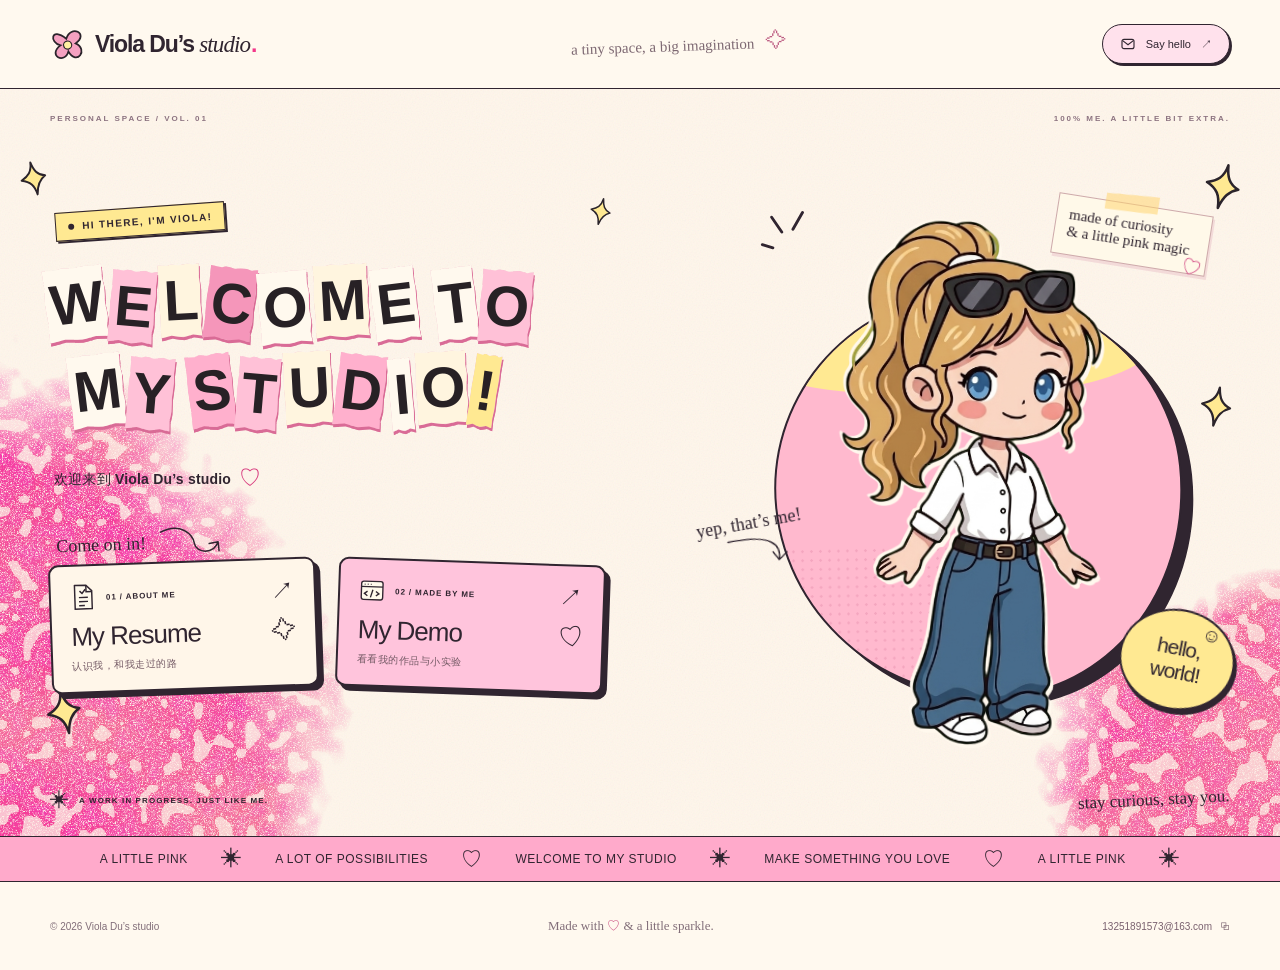
<file: index.html>
<!doctype html>
<html lang="zh-CN">
<head>
  <meta charset="UTF-8"><meta name="viewport" content="width=device-width, initial-scale=1"><meta name="theme-color" content="#ffb4cf">
  <meta name="description" content="Welcome to Viola Du’s studio. 认识 Viola Du，查看个人简历与研究经历。">
  <title>Viola Du’s studio — Welcome to my little world</title>
  <link rel="icon" type="image/svg+xml" href="assets/favicon.svg"><link rel="preload" as="image" href="assets/viola-character.png">
  <link rel="stylesheet" href="styles.css?v=studio-4"><script src="content.js?v=studio-5" defer></script><script src="script.js?v=studio-2" defer></script>
</head>
<body class="home-page">
  <a class="skip-link" href="#main">跳到主要内容</a>
  <svg class="svg-definitions" aria-hidden="true"><defs><symbol id="sparkle" viewBox="0 0 60 76"><path d="M31 4C29 24 20 31 5 37c17 6 24 15 26 35 4-20 11-29 24-35C39 32 34 22 31 4Z" fill="currentColor" stroke="#2b242b" stroke-width="4" stroke-linejoin="round"/></symbol><symbol id="flower" viewBox="0 0 60 60"><path d="M30 20C8-7 0 21 18 29-8 41 18 63 29 42c9 28 35 4 15-11C71 19 42-3 30 20Z" fill="currentColor" stroke="#2b242b" stroke-width="3"/><circle cx="30" cy="31" r="7" fill="#fff0a1" stroke="#2b242b" stroke-width="2"/></symbol></defs></svg>
  <header class="site-header"><div class="header-inner shell">
    <a class="brand" href="index.html" aria-label="Viola Du’s studio 首页"><svg class="brand-flower" viewBox="0 0 60 60" aria-hidden="true"><use href="#flower"/></svg><span>Viola Du<span class="brand-apostrophe">’s</span> <em>studio</em><span class="brand-period">.</span></span></a>
    <span class="header-note">a tiny space, a big imagination <span aria-hidden="true">✧</span></span>
    <a class="hello-link" href="mailto:13251891573@163.com" data-email-link><svg viewBox="0 0 24 24" fill="none" stroke="currentColor" stroke-width="1.7" aria-hidden="true"><rect x="3" y="5" width="18" height="14" rx="3"/><path d="m4 7 8 6 8-6"/></svg><span>Say hello</span><span aria-hidden="true">↗</span></a>
  </div></header>
  <main id="main" class="home-main">
    <section class="welcome-scene" aria-labelledby="welcome-title">
      <div class="paper-grain" aria-hidden="true"></div>
      <div class="scene-topline shell" aria-hidden="true"><span>PERSONAL SPACE / VOL. 01</span><span>100% ME. A LITTLE BIT EXTRA.</span></div>
      <svg class="scene-star scene-star-one" aria-hidden="true"><use href="#sparkle"/></svg><svg class="scene-star scene-star-two" aria-hidden="true"><use href="#sparkle"/></svg><svg class="scene-star scene-star-three" aria-hidden="true"><use href="#sparkle"/></svg><svg class="scene-star scene-star-four" aria-hidden="true"><use href="#sparkle"/></svg>
      <div class="welcome-grid shell">
        <div class="welcome-copy">
          <span class="intro-sticker"><span class="status-dot" aria-hidden="true"></span> HI THERE, I'M VIOLA!</span>
          <h1 id="welcome-title" class="cutout-title" aria-label="Welcome to my studio!">
            <span class="cutout-line" aria-hidden="true"><span class="cutout-word"><i>W</i><i>E</i><i>L</i><i>C</i><i>O</i><i>M</i><i>E</i></span><span class="cutout-word"><i>T</i><i>O</i></span></span>
            <span class="cutout-line line-two" aria-hidden="true"><span class="cutout-word"><i>M</i><i>Y</i></span><span class="cutout-word"><i>S</i><i>T</i><i>U</i><i>D</i><i>I</i><i>O</i><i>!</i></span></span>
          </h1>
          <div class="welcome-description"><p>欢迎来到 <strong>Viola Du’s studio</strong> <span aria-hidden="true">♡</span></p></div>
          <div class="choose-caption"><span>Come on in!</span><svg viewBox="0 0 94 40" aria-hidden="true"><path d="M4 9c26-15 44 0 47 13s27 14 32-4m0 0-12 3m12-3 2 12"/></svg></div>
          <div class="entry-options" aria-label="选择你想探索的内容">
            <a class="entry-card resume-entry" href="resume.html"><div class="entry-top"><svg viewBox="0 0 32 34" fill="none" stroke="currentColor" stroke-width="1.8" aria-hidden="true"><path d="M6 2h14l7 7v22H6Z" fill="#fff9ec"/><path d="M20 2v8h7M11 17h11M11 22h11M11 27h7"/><path d="m12 9 3 3 4-5"/></svg><span>01 / ABOUT ME</span><span class="entry-arrow" aria-hidden="true">↗</span></div><span class="entry-title">My Resume<span aria-hidden="true">✧</span></span><span class="entry-description">认识我，和我走过的路</span></a>
            <a class="entry-card demo-entry" href="demo.html"><div class="entry-top"><svg viewBox="0 0 34 34" fill="none" stroke="currentColor" stroke-width="1.8" aria-hidden="true"><rect x="3" y="5" width="28" height="24" rx="3" fill="#fff9ec"/><path d="M3 12h28M7 9h1m3 0h1m3 0h1m-5 9-4 3 4 3m11-6 4 3-4 3m-7 2 3-10"/></svg><span>02 / MADE BY ME</span><span class="entry-arrow" aria-hidden="true">↗</span></div><span class="entry-title">My Demo<span aria-hidden="true">♡</span></span><span class="entry-description">看看我的作品与小实验</span></a>
          </div>
        </div>
        <div class="character-scene" role="img" aria-label="Viola 的卡通形象：金发、头戴墨镜，穿白衬衫和蓝色牛仔裤的小女孩">
          <div class="character-orbit" aria-hidden="true"><div class="orbit-yellow"></div><div class="orbit-dots"></div></div>
          <div class="little-label" aria-hidden="true">made of curiosity<br><span>& a little pink magic</span><span class="label-heart">♡</span></div>
          <svg class="character-rays" viewBox="0 0 78 72" aria-hidden="true"><path d="m12 37 12 6M29 6l9 20M67 7 52 25"/></svg>
          <img class="viola-character" src="assets/viola-character.png" width="498" height="970" alt="" fetchpriority="high">
          <div class="character-name" aria-hidden="true">yep, that’s me!<svg viewBox="0 0 99 47"><path d="M95 37c-58 12-69-4-66-22m0 0-10 10m10-10 8 10"/></svg></div>
          <div class="hello-sticker" aria-hidden="true">hello,<br><em>world!</em><span>☺</span></div>
          <svg class="character-star" aria-hidden="true"><use href="#sparkle"/></svg>
        </div>
      </div>
      <div class="scene-bottomline shell"><span><span class="mini-star" aria-hidden="true">✳</span> A WORK IN PROGRESS. JUST LIKE ME.</span><span class="bottom-scribble">stay curious, stay you.</span></div>
    </section>
    <div class="ticker" aria-hidden="true"><div><span>A LITTLE PINK</span><span>✳</span><span>A LOT OF POSSIBILITIES</span><span>♡</span><span>WELCOME TO MY STUDIO</span><span>✳</span><span>MAKE SOMETHING YOU LOVE</span><span>♡</span><span>A LITTLE PINK</span><span>✳</span></div></div>
  </main>
  <footer class="site-footer shell"><span>© <span data-year>2026</span> Viola Du’s studio</span><span class="footer-love">Made with <span aria-hidden="true">♡</span> & a little sparkle.</span><button class="email-copy" type="button" data-copy-email aria-label="复制邮箱 13251891573@163.com"><span data-email>13251891573@163.com</span><span aria-hidden="true">⧉</span></button></footer>
  <div class="toast" id="toast" role="status" aria-live="polite"></div>
</body>
</html>
</file>
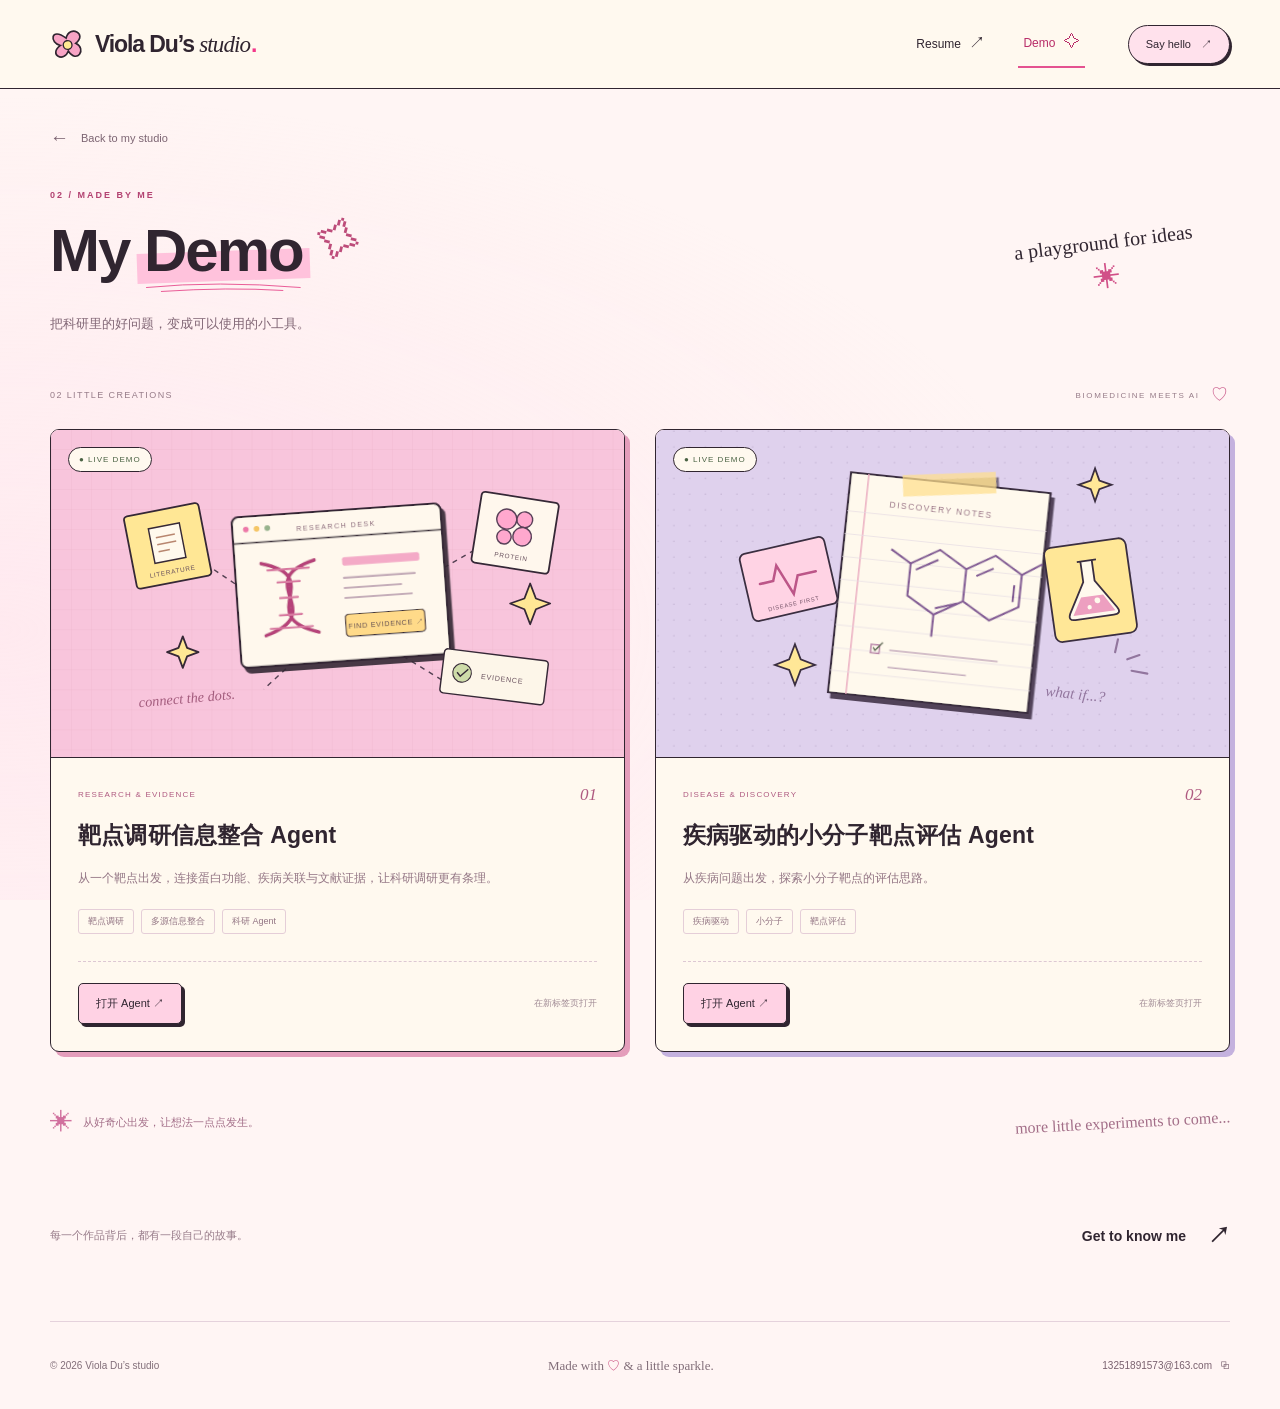
<file: demo.html>
<!doctype html><html lang="zh-CN"><head><meta charset="UTF-8"><meta name="viewport" content="width=device-width, initial-scale=1"><meta name="theme-color" content="#ffb4cf"><meta name="description" content="Viola Du 的科研 Agent 作品：靶点调研信息整合与疾病驱动的小分子靶点评估。"><title>My Demo — Viola Du’s studio</title><link rel="icon" type="image/svg+xml" href="assets/favicon.svg"><link rel="stylesheet" href="styles.css?v=studio-4"><script src="content.js?v=agent-20261014" defer></script><script src="script.js?v=studio-2" defer></script></head>
<body class="inner-page demo-page"><a class="skip-link" href="#main">跳到主要内容</a>
<header class="site-header"><div class="header-inner shell"><a class="brand" href="index.html"><img class="brand-flower" src="assets/favicon.svg" width="34" height="34" alt=""><span>Viola Du<span class="brand-apostrophe">’s</span> <em>studio</em><span class="brand-period">.</span></span></a><nav class="page-nav" aria-label="主导航"><a href="resume.html">Resume <span>↗</span></a><a href="demo.html" aria-current="page">Demo <span>✧</span></a></nav><a class="hello-link" href="mailto:13251891573@163.com" data-email-link><span>Say hello</span><span aria-hidden="true">↗</span></a></div></header>
<main id="main" class="inner-main shell"><a class="back-link" href="index.html"><span aria-hidden="true">←</span> Back to my studio</a>
<div class="inner-heading"><div><span class="eyebrow">02 / MADE BY ME</span><h1>My <span class="pink-highlight">Demo<svg viewBox="0 0 320 22" aria-hidden="true"><path d="M5 12Q148-2 315 12M35 20Q170 11 280 18"/></svg></span><span class="title-star" aria-hidden="true">✧</span></h1><p>把科研里的好问题，变成可以使用的小工具。</p></div><span class="heading-note" aria-hidden="true">a playground for ideas <span>✳</span></span></div>
<div class="demo-toolbar"><span>02 LITTLE CREATIONS</span><span class="demo-toolbar-note">BIOMEDICINE MEETS AI <span aria-hidden="true">♡</span></span></div>
<div id="demo-grid" class="demo-grid"><noscript><article class="demo-card"><div class="demo-card-copy"><h2>靶点调研信息整合 Agent</h2><a class="small-button" href="https://udify.app/chat/OmVkV2a1NfGbL4Wp" target="_blank" rel="noopener noreferrer">打开 Agent ↗</a></div></article><article class="demo-card"><div class="demo-card-copy"><h2>疾病驱动的小分子靶点评估 Agent</h2><a class="small-button" href="https://udify.app/workflow/gp3H3zmPsYISUdku" target="_blank" rel="noopener noreferrer">打开 Agent ↗</a></div></article></noscript></div>
<div class="demo-note"><span aria-hidden="true">✳</span><p>从好奇心出发，让想法一点点发生。</p><span class="demo-note-hand" aria-hidden="true">more little experiments to come...</span></div>
<a class="next-page-link" href="resume.html"><span>每一个作品背后，都有一段自己的故事。</span><strong>Get to know me <span aria-hidden="true">↗</span></strong></a></main>
<footer class="site-footer shell"><span>© <span data-year>2026</span> Viola Du’s studio</span><span class="footer-love">Made with <span aria-hidden="true">♡</span> & a little sparkle.</span><button class="email-copy" type="button" data-copy-email aria-label="复制邮箱 13251891573@163.com"><span data-email>13251891573@163.com</span><span aria-hidden="true">⧉</span></button></footer><div class="toast" id="toast" role="status" aria-live="polite"></div></body></html>
</file>
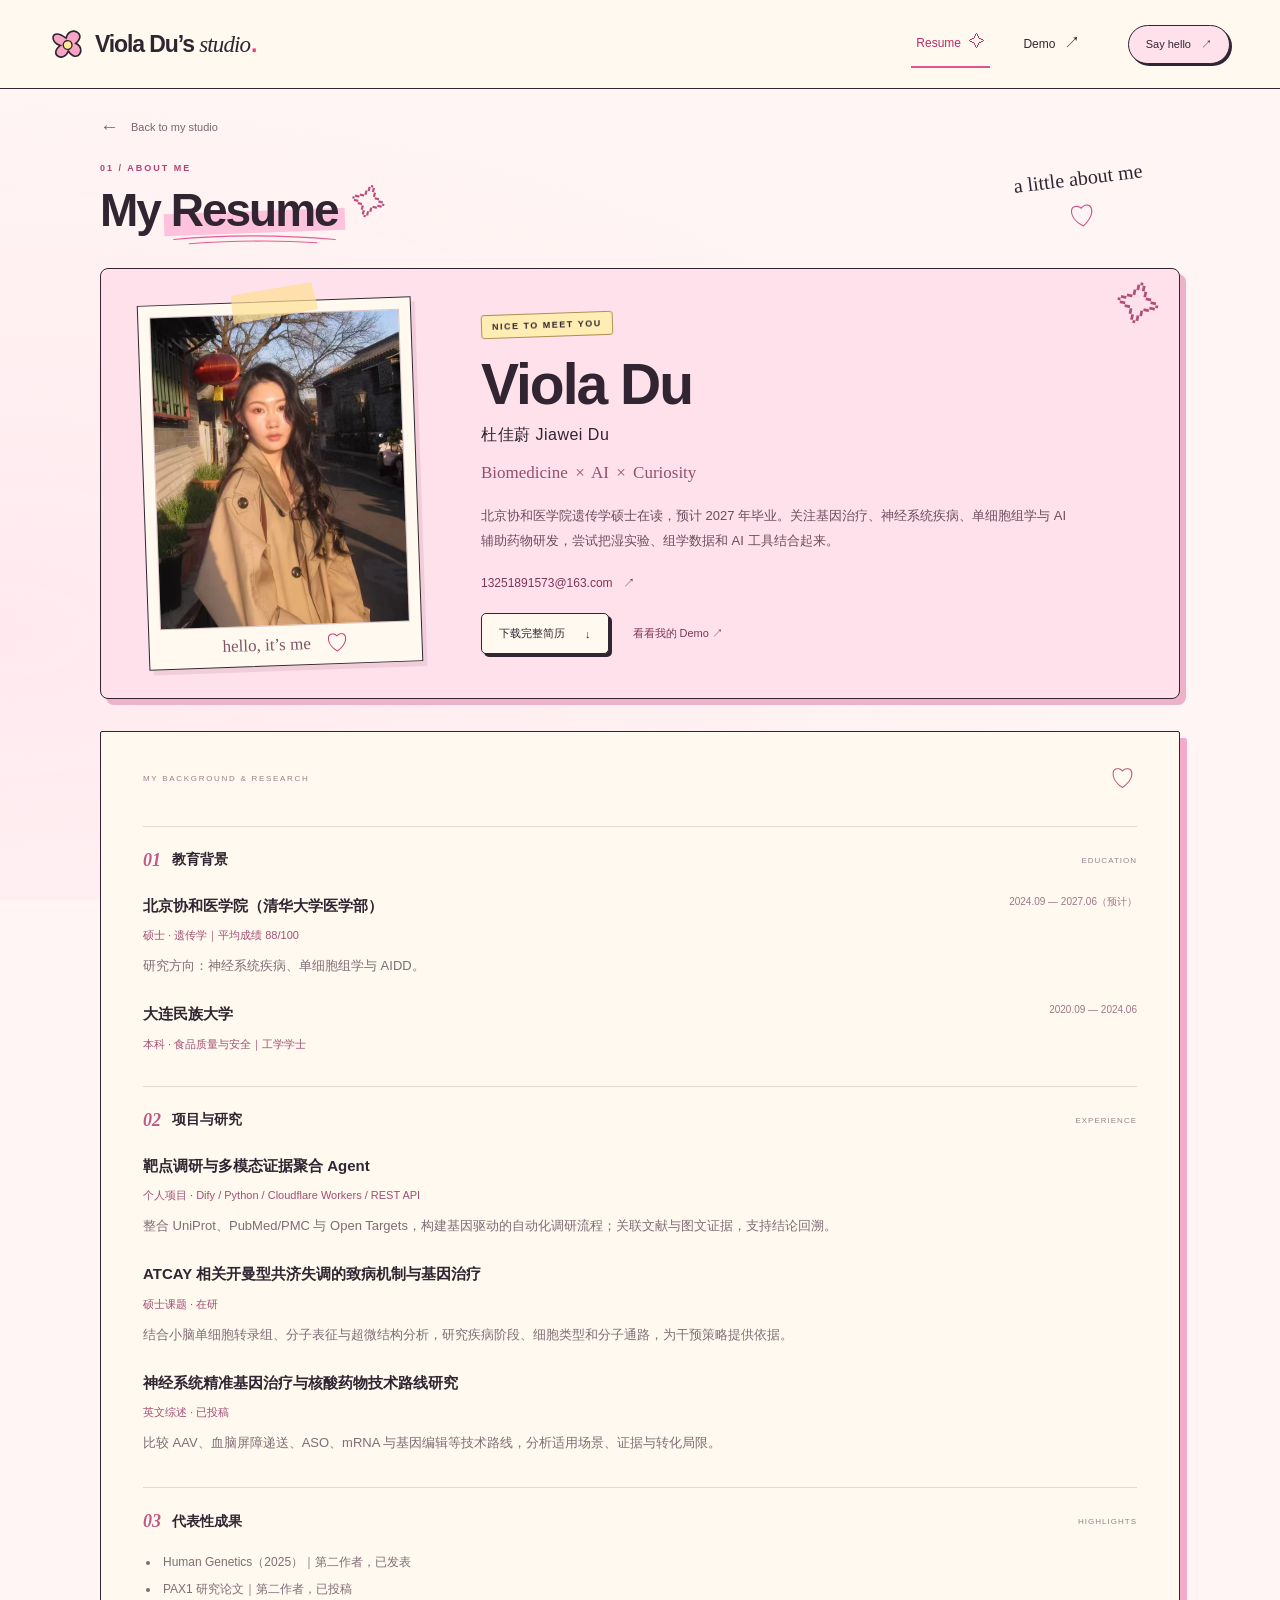
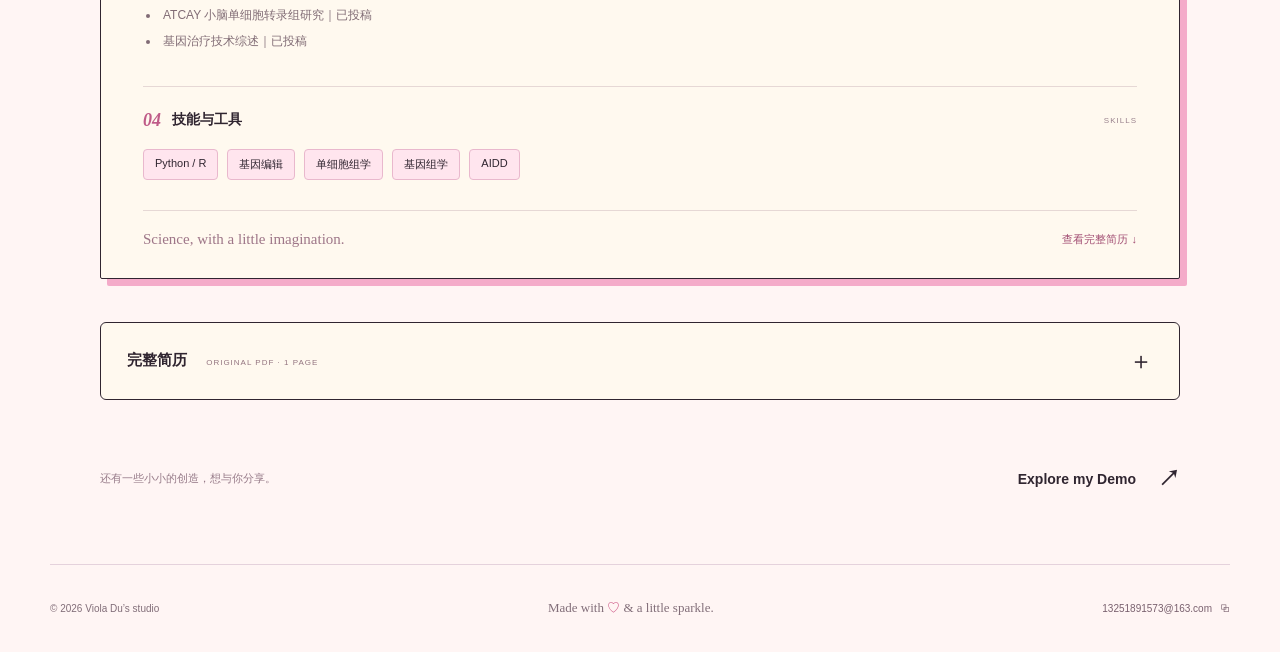
<file: resume.html>
<!doctype html><html lang="zh-CN"><head><meta charset="UTF-8"><meta name="viewport" content="width=device-width, initial-scale=1"><meta name="theme-color" content="#ffb4cf"><meta name="description" content="Viola Du 杜佳蔚的个人简历。北京协和医学院遗传学硕士在读，关注基因治疗、神经系统疾病与 AI 辅助药物研发。"><title>My Resume — Viola Du’s studio</title><link rel="icon" type="image/svg+xml" href="assets/favicon.svg"><link rel="stylesheet" href="styles.css?v=studio-4"><link rel="stylesheet" href="resume.css?v=portrait-1"><link rel="preload" as="image" href="assets/viola-portrait.webp"><script src="content.js?v=studio-7" defer></script><script src="script.js?v=studio-2" defer></script></head>
<body class="inner-page resume-page"><a class="skip-link" href="#main">跳到主要内容</a>
<header class="site-header"><div class="header-inner shell"><a class="brand" href="index.html"><img class="brand-flower" src="assets/favicon.svg" width="34" height="34" alt=""><span>Viola Du<span class="brand-apostrophe">’s</span> <em>studio</em><span class="brand-period">.</span></span></a><nav class="page-nav" aria-label="主导航"><a href="resume.html" aria-current="page">Resume <span>✧</span></a><a href="demo.html">Demo <span>↗</span></a></nav><a class="hello-link" href="mailto:13251891573@163.com" data-email-link><span>Say hello</span><span aria-hidden="true">↗</span></a></div></header>
<main id="main" class="inner-main shell">
<a class="back-link" href="index.html"><span aria-hidden="true">←</span> Back to my studio</a>
<div class="inner-heading"><div><span class="eyebrow">01 / ABOUT ME</span><h1>My <span class="pink-highlight">Resume<svg viewBox="0 0 320 22" aria-hidden="true"><path d="M5 12Q148-2 315 12M35 20Q170 11 280 18"/></svg></span><span class="title-star" aria-hidden="true">✧</span></h1></div><span class="heading-note" aria-hidden="true">a little about me <span>♡</span></span></div>
<section class="resume-profile" aria-labelledby="profile-name">
  <figure class="resume-photo">
    <span class="tape" aria-hidden="true"></span>
    <img src="assets/viola-portrait.webp" alt="Viola Du 身穿棕色风衣，在阳光下的街巷中" width="680" height="850" loading="eager" fetchpriority="high">
    <figcaption>hello, it’s me <span aria-hidden="true">♡</span></figcaption>
  </figure>
  <div class="resume-profile-copy">
    <span class="profile-greeting">NICE TO MEET YOU</span>
    <h2 id="profile-name" data-name>Viola Du</h2>
    <p id="resume-headline" class="profile-real-name">杜佳蔚 Jiawei Du</p>
    <p class="profile-research-line">Biomedicine <span aria-hidden="true">×</span> AI <span aria-hidden="true">×</span> Curiosity</p>
    <p class="resume-introduction" id="resume-introduction">北京协和医学院遗传学硕士在读，预计 2027 年毕业。关注基因治疗、神经系统疾病、单细胞组学与 AI 辅助药物研发，尝试把湿实验、组学数据和 AI 工具结合起来。</p>
    <a data-email-link href="mailto:13251891573@163.com" class="resume-contact"><span data-email>13251891573@163.com</span><span aria-hidden="true">↗</span></a>
    <div class="resume-profile-actions">
      <a class="small-button profile-download" href="assets/viola-du-resume.pdf" download="Viola-Du-Resume.pdf">下载完整简历 <span aria-hidden="true">↓</span></a>
      <a href="demo.html" class="text-link">看看我的 Demo <span aria-hidden="true">↗</span></a>
    </div>
  </div>
  <span class="profile-sparkle" aria-hidden="true">✧</span>
</section>
<div class="resume-layout">
<article class="resume-paper"><div class="paper-top"><span>MY BACKGROUND &amp; RESEARCH</span><span aria-hidden="true">♡</span></div><h2 class="sr-only">教育与研究经历</h2><div class="resume-section"><h3><span aria-hidden="true">01</span> 教育背景 <small>EDUCATION</small></h3><div id="education-list"></div></div><div class="resume-section"><h3><span aria-hidden="true">02</span> 项目与研究 <small>EXPERIENCE</small></h3><div id="experience-list"></div></div><div class="resume-section"><h3><span aria-hidden="true">03</span> 代表性成果 <small>HIGHLIGHTS</small></h3><ul id="highlights-list" class="highlights-list"></ul></div><div class="resume-section"><h3><span aria-hidden="true">04</span> 技能与工具 <small>SKILLS</small></h3><div id="skills-list" class="skill-tags"></div></div><div class="resume-bottom"><span>Science, with a little imagination.</span><a href="#full-resume" class="text-link">查看完整简历 ↓</a></div></article>
</div>
<details class="pdf-panel" id="full-resume"><summary><span>完整简历 <small>ORIGINAL PDF · 1 PAGE</small></span><span class="pdf-expand" aria-hidden="true">＋</span></summary><div class="pdf-actions"><span>点击预览可在新标签页查看原版 PDF。</span><a href="assets/viola-du-resume.pdf" target="_blank" rel="noopener" class="small-button">打开 PDF ↗</a><a href="assets/viola-du-resume.pdf" download="Viola-Du-Resume.pdf" class="small-button">下载 ↓</a></div><a class="pdf-preview-link" href="assets/viola-du-resume.pdf" target="_blank" rel="noopener" aria-label="在新标签页打开完整简历 PDF"><img src="assets/resume-preview.png" alt="杜佳蔚的一页完整简历，包含个人优势、教育背景、代表性成果、项目经历和综合技能；可打开原版 PDF 阅读" loading="lazy"></a></details>
<a class="next-page-link" href="demo.html"><span>还有一些小小的创造，想与你分享。</span><strong>Explore my Demo <span aria-hidden="true">↗</span></strong></a>
</main>
<footer class="site-footer shell"><span>© <span data-year>2026</span> Viola Du’s studio</span><span class="footer-love">Made with <span aria-hidden="true">♡</span> & a little sparkle.</span><button class="email-copy" type="button" data-copy-email aria-label="复制邮箱 13251891573@163.com"><span data-email>13251891573@163.com</span><span aria-hidden="true">⧉</span></button></footer><div class="toast" id="toast" role="status" aria-live="polite"></div></body></html>
</file>
<file: styles.css>
@charset "UTF-8";
:root{--cream:#fff9ef;--pink:#ffb4cf;--hot-pink:#f33789;--light-pink:#ffe1ec;--yellow:#ffe992;--ink:#302530;--muted:#796675;--line:#ddcdd2;--sans:-apple-system,BlinkMacSystemFont,"Segoe UI","PingFang SC","Microsoft YaHei",sans-serif;--display:"Arial Black","Avenir Next",Arial,sans-serif;--hand:"Bradley Hand","Comic Sans MS","Chalkboard SE",cursive}
*{box-sizing:border-box}html{scroll-behavior:smooth}body{margin:0;color:var(--ink);background:var(--cream);font-family:var(--sans);-webkit-font-smoothing:antialiased;font-size:14px}h1,h2,h3,p{margin:0}a{color:inherit;text-decoration:none}button{font:inherit;color:inherit;cursor:pointer}img,svg{display:block}img{max-width:100%}button,a{-webkit-tap-highlight-color:transparent;touch-action:manipulation}button:focus-visible,a:focus-visible,summary:focus-visible{outline:3px solid #a90f59;outline-offset:6px}::selection{background:#fda5cb;color:#302530}[hidden]{display:none!important}.shell{width:min(1200px,calc(100% - 100px));margin-inline:auto}.svg-definitions{position:absolute;width:0;height:0;overflow:hidden}.sr-only{position:absolute;width:1px;height:1px;overflow:hidden;clip:rect(0,0,0,0);white-space:nowrap}.skip-link{position:fixed;top:10px;left:10px;z-index:100;padding:12px 20px;background:var(--ink);color:white;transform:translateY(-180%)}.skip-link:focus{transform:translateY(0)}
.site-header{background:var(--cream);position:relative;z-index:10;border-bottom:1.5px solid var(--ink)}.header-inner{height:88px;display:flex;align-items:center;justify-content:space-between;gap:28px}.brand{display:inline-flex;align-items:center;gap:10px;font-size:23px;font-weight:800;letter-spacing:-1.1px;white-space:nowrap}.brand-flower{width:35px;height:35px;flex:none;color:#f5a1c1;transform:rotate(-12deg)}.brand em{font-family:Georgia,serif;font-weight:500;letter-spacing:-.9px}.brand-apostrophe{font-weight:600}.brand-period{color:var(--hot-pink);margin-left:1px}.header-note{font-family:var(--hand);font-size:15px;transform:rotate(-2deg);color:#7d6872}.header-note>span{font-family:Georgia,serif;color:#bc5b81;font-size:21px;padding-left:8px}.hello-link{display:flex;gap:10px;align-items:center;border:1.5px solid var(--ink);background:#ffe1ec;border-radius:25px;padding:11px 17px;font-size:11px;white-space:nowrap;box-shadow:2px 2px 0 var(--ink);transition:transform .18s,box-shadow .18s}.hello-link svg{width:16px;height:16px}.hello-link:hover{transform:translate(2px,2px);box-shadow:0 0 0 var(--ink)}
.welcome-scene{position:relative;isolation:isolate;overflow:hidden;background:#fff6eb url("assets/pink-paint.webp") center bottom/cover no-repeat}.paper-grain{position:absolute;inset:0;z-index:-1;opacity:.13;pointer-events:none;background-image:url("data:image/svg+xml,%3Csvg xmlns='http://www.w3.org/2000/svg' width='180' height='180'%3E%3Cfilter id='n'%3E%3CfeTurbulence type='fractalNoise' baseFrequency='.72' numOctaves='3' stitchTiles='stitch'/%3E%3C/filter%3E%3Cpath d='M0 0h180v180H0z' fill='%23a87383' filter='url(%23n)' opacity='.6'/%3E%3C/svg%3E")}.scene-topline{display:flex;justify-content:space-between;gap:20px;padding-top:25px;font-size:8px;font-weight:600;letter-spacing:2px;color:#8c7380}.welcome-grid{display:grid;grid-template-columns:minmax(0,1.22fr) minmax(0,1fr);gap:8px;align-items:center;min-height:655px;position:relative;z-index:1}.welcome-copy{padding:36px 0 40px;position:relative;z-index:2;min-width:0}.intro-sticker{display:inline-flex;align-items:center;gap:8px;font-size:10px;font-weight:700;letter-spacing:1.4px;border:1.5px solid var(--ink);background:var(--yellow);padding:8px 12px;box-shadow:2px 2px 0 var(--ink);transform:rotate(-4deg);margin-bottom:31px;margin-left:5px}.status-dot{width:6px;height:6px;border-radius:50%;background:var(--ink)}.cutout-title{font-family:var(--display);font-size:57px;font-weight:900;line-height:1.06;letter-spacing:-2.7px;position:relative;isolation:isolate;margin-left:-5px}.cutout-line{display:flex;gap:16px;align-items:center;margin-bottom:14px}.cutout-word{display:flex;gap:4px;align-items:center;filter:drop-shadow(1px 3px 0 #d96b96)}.cutout-title i{display:inline-block;font-style:normal;background:#fff9ee;padding:6px 5px 7px;box-shadow:0 0 0 3px #efbac9;color:#272125;transform:rotate(-7deg);clip-path:polygon(1% 1%,24% 2%,33% 0,51% 2%,72% 0,86% 2%,99% 0,98% 20%,100% 32%,98% 54%,100% 72%,97% 85%,99% 99%,77% 97%,54% 100%,26% 97%,1% 100%,2% 75%,0 47%,2% 24%)}.cutout-title i:nth-child(2n){background:#ffc1d7;transform:rotate(5deg) translateY(3px)}.cutout-title i:nth-child(3n){transform:rotate(-3deg) translateY(-3px);background:#fff5df}.cutout-title i:nth-child(4n){background:#f596ba;transform:rotate(7deg)}.cutout-title i:nth-child(5n){transform:rotate(-5deg) translateY(4px)}.line-two{margin-left:24px;gap:15px}.line-two .cutout-word:last-child i:nth-child(3n+1){background:#ffb0cd}.line-two .cutout-word:last-child i:last-child{background:#ffe992;transform:rotate(9deg)}.welcome-description{margin-top:29px;margin-left:4px;font-size:14px;line-height:1.9}.welcome-description p:first-child{font-size:14px;letter-spacing:.2px}.welcome-description strong{font-weight:650}.welcome-description p:first-child>span{color:#d7397d;font-size:22px;vertical-align:-1px;margin-left:4px}.welcome-description p:nth-child(2){font-size:12px;color:#7c5c6b;letter-spacing:1.2px}.choose-caption{display:flex;align-items:center;margin:22px 0 7px 6px;gap:11px;font-family:var(--hand);font-size:18px;transform:rotate(-2deg)}.choose-caption svg{width:69px;height:31px;fill:none;stroke:var(--ink);stroke-width:2;stroke-linecap:round;stroke-linejoin:round;transform:rotate(5deg)}.entry-options{display:grid;grid-template-columns:minmax(0,1fr) minmax(0,1fr);gap:20px;max-width:553px;margin-top:10px}.entry-card{display:block;border:2px solid var(--ink);border-radius:10px;background:#fff6e9;box-shadow:5px 5px 0 var(--ink);padding:17px 19px 18px;transform:rotate(-2deg);transition:transform .2s,box-shadow .2s}.demo-entry{background:#ffc4dc;transform:rotate(2deg)}.entry-card:hover{transform:rotate(0) translateY(-5px);box-shadow:6px 9px 0 var(--ink)}.entry-card:active{transform:translate(3px,3px);box-shadow:1px 1px 0 var(--ink)}.entry-top{display:flex;gap:10px;align-items:center;font-size:8px;font-weight:650;letter-spacing:.9px}.entry-top svg{width:26px;height:28px;flex:none}.entry-arrow{font-size:23px;line-height:1;margin-left:auto;font-weight:400}.entry-title{display:flex;gap:5px;align-items:center;justify-content:space-between;font-family:var(--display);font-size:26px;letter-spacing:-1px;margin-top:10px;white-space:nowrap}.entry-title>span{font-family:Georgia,serif;font-weight:400;font-size:25px;line-height:1;transform:rotate(-10deg)}.entry-description{display:block;font-size:10px;color:#745a65;letter-spacing:.5px;margin-top:7px}
.character-scene{position:relative;height:622px;align-self:end;isolation:isolate;min-width:0}.character-orbit{position:absolute;width:408px;height:408px;left:calc(50% - 191px);top:135px;border:2.5px solid var(--ink);border-radius:49% 51% 47% 53% / 48% 48% 52% 52%;background:#ffb9ce;box-shadow:10px 10px 0 var(--ink);overflow:hidden;transform:rotate(-6deg)}.orbit-yellow{position:absolute;top:-35px;left:-30px;width:430px;height:135px;background:var(--yellow);border-radius:0 0 50% 33%;transform:rotate(8deg)}.orbit-dots{position:absolute;bottom:0;left:0;width:230px;height:160px;background:radial-gradient(#e993b0 1px,transparent 1.5px) 0 0/9px 9px;opacity:.5;transform:rotate(5deg)}.viola-character{position:absolute;width:277px;height:auto;left:calc(50% - 134px);top:57px;filter:drop-shadow(3px 4px 0 #fff8ed) drop-shadow(-3px -2px 0 #fff8ed);transform:rotate(2deg);z-index:2;animation:character-arrives .8s cubic-bezier(.2,.8,.3,1) both}.little-label{position:absolute;right:20px;top:48px;z-index:4;background:#fff9e9;border:1px solid #cda9aa;box-shadow:2px 3px 0 #d898ab44;padding:11px 18px 13px 12px;font-family:var(--hand);font-size:15px;line-height:1.15;transform:rotate(9deg)}.little-label::before{content:"";position:absolute;background:#ffd46f88;width:55px;height:18px;top:-10px;left:45px;transform:rotate(-4deg);clip-path:polygon(3% 0,100% 3%,97% 100%,0 90%)}.little-label>span:first-child{font-size:12px}.label-heart{position:absolute;font-size:20px;right:4px;bottom:-6px;color:#d24682;transform:rotate(14deg)}.character-rays{position:absolute;top:49px;left:50px;width:64px;height:70px;fill:none;stroke:#302530;stroke-width:3.5;stroke-linecap:round;transform:rotate(-10deg)}.character-name{position:absolute;left:-3px;top:356px;z-index:3;font-family:var(--hand);font-size:18px;transform:rotate(-10deg);width:115px;line-height:1.2}.character-name svg{width:77px;height:40px;fill:none;stroke:#302530;stroke-width:1.8;stroke-linecap:round;stroke-linejoin:round;transform:rotate(190deg);margin-left:24px}.hello-sticker{position:absolute;right:-5px;bottom:68px;z-index:4;width:116px;height:101px;border:2px solid var(--ink);background:var(--yellow);box-shadow:3px 4px 0 var(--ink);transform:rotate(11deg);border-radius:50%;font-family:var(--display);font-size:21px;letter-spacing:-1px;line-height:1.1;display:flex;align-items:center;justify-content:center;flex-direction:column}.hello-sticker em{font-style:normal}.hello-sticker>span{font-family:Arial,sans-serif;position:absolute;font-size:19px;top:9px;right:18px;transform:rotate(10deg)}.character-star{position:absolute;width:34px;height:43px;right:-3px;top:229px;color:var(--yellow);transform:rotate(10deg)}.scene-star{position:absolute;z-index:1;pointer-events:none;color:var(--yellow);width:29px;height:39px}.scene-star-one{left:1.5%;top:70px;transform:rotate(-13deg)}.scene-star-two{left:46%;top:103px;transform:rotate(12deg);width:23px}.scene-star-three{right:3%;top:73px;transform:rotate(14deg);width:39px;height:49px}.scene-star-four{left:3.5%;bottom:99px;width:38px;height:50px;transform:rotate(-12deg)}.scene-bottomline{position:relative;z-index:2;display:flex;align-items:center;justify-content:space-between;gap:20px;padding-block:12px 26px;font-size:8px;font-weight:650;letter-spacing:1.1px}.scene-bottomline>span:first-child{display:flex;align-items:center;gap:9px}.mini-star{font-size:19px;line-height:1;font-weight:400}.bottom-scribble{font-family:var(--hand);font-size:17px;letter-spacing:0;font-weight:400;transform:rotate(-3deg)}.ticker{background:#ffaacb;border-block:1.5px solid var(--ink);overflow:hidden;padding:15px 0;user-select:none}.ticker>div{display:flex;align-items:center;justify-content:center;gap:33px;width:max-content;min-width:100%;font-family:var(--display);font-size:12px;letter-spacing:.5px;white-space:nowrap}.ticker span:nth-child(2n){font-size:21px;font-family:Georgia,serif;line-height:14px}
.site-footer{display:flex;align-items:center;justify-content:space-between;gap:20px;min-height:88px;font-size:10px;color:#826e79}.footer-love{font-family:var(--hand);font-size:13px}.footer-love>span{color:#cb5181}.email-copy{border:0;background:transparent;padding:12px 0;display:inline-flex;align-items:center;gap:8px;font-size:10px;color:#79606e;overflow-wrap:anywhere}.email-copy:hover{color:#b40d57}.toast{position:fixed;bottom:28px;left:50%;transform:translate(-50%,15px);z-index:100;background:var(--cream);color:var(--ink);border:2px solid var(--ink);box-shadow:4px 4px 0 var(--ink);border-radius:8px;max-width:calc(100% - 36px);width:max-content;padding:14px 20px;font-size:13px;line-height:1.6;opacity:0;pointer-events:none;transition:opacity .2s,transform .2s;text-align:center}.toast.visible{opacity:1;transform:translate(-50%,0)}
.inner-page{background:#fff5f4}.inner-page::before{content:"";position:fixed;inset:0;pointer-events:none;background:radial-gradient(ellipse at 0 70%,#ffdeeb80,transparent 60%);z-index:-1}.page-nav{display:flex;gap:28px;margin-left:auto;margin-right:15px;font-size:12px}.page-nav a{padding:12px 5px;border-bottom:2px solid transparent}.page-nav a>span{font-size:16px;margin-left:5px}.page-nav a[aria-current]{border-bottom-color:#e45290;color:#b82c68}.page-nav a:hover{color:#b82c68}.inner-main{padding-top:31px;padding-bottom:40px}.back-link{display:inline-flex;align-items:center;gap:12px;font-size:11px;color:#7c6472;min-height:36px}.back-link>span{font-size:19px}.back-link:hover{color:#b82c68}.inner-heading{display:flex;align-items:center;justify-content:space-between;margin-top:34px;margin-bottom:48px;gap:25px}.eyebrow{font-size:9px;letter-spacing:2px;font-weight:700;display:block;color:#b34372;margin-bottom:15px}.inner-heading h1{font-family:var(--display);font-size:60px;font-weight:900;letter-spacing:-2px;line-height:1.2}.pink-highlight{position:relative;isolation:isolate}.pink-highlight::before{content:"";position:absolute;inset:51% -7px 3px;background:#ffc2dc;z-index:-1;transform:rotate(-2deg)}.pink-highlight svg{position:absolute;bottom:-12px;left:0;width:100%;height:18px;fill:none;stroke:#e95b96;stroke-width:2;stroke-linecap:round}.title-star{display:inline-block;color:#bd4c7a;font-family:Georgia,serif;font-size:45px;font-weight:400;vertical-align:top;margin:0 0 0 13px;transform:rotate(14deg)}.inner-heading p{margin-top:25px;font-size:13px;line-height:1.8;color:#816675}.heading-note{font-family:var(--hand);font-size:20px;transform:rotate(-7deg);margin-right:35px;white-space:nowrap}.heading-note>span{font-size:27px;color:#d15088;display:block;text-align:center;margin-top:9px}.resume-layout{display:grid;grid-template-columns:310px minmax(0,1fr);gap:42px;align-items:start}.profile-note{position:relative;padding:32px 25px 26px;border:1.5px solid var(--ink);background:#ffdaea;box-shadow:5px 6px 0 #302530;transform:rotate(-2deg);text-align:center}.tape{position:absolute;width:96px;height:30px;background:#ffe192b0;top:-14px;left:calc(50% - 48px);transform:rotate(-7deg);clip-path:polygon(2% 3%,97% 0,100% 93%,0 99%);z-index:2}.profile-portrait{width:180px;height:180px;margin-inline:auto;border:2px solid var(--ink);border-radius:50%;overflow:hidden;background:#fff0b2;position:relative}.profile-portrait img{position:absolute;width:158px;max-width:none;left:calc(50% - 79px);top:6px;height:auto}.profile-wave{position:absolute;top:60px;right:8px;font-family:var(--hand);font-size:26px;transform:rotate(16deg);color:#bc3670}.profile-note h2{font-family:var(--display);font-size:29px;letter-spacing:-1px;margin-top:23px}.profile-note>p{font-family:var(--hand);font-size:15px;margin-top:7px}.profile-divider{border-top:1px dashed #b77992;margin:24px 0 17px}.profile-location{display:block;font-size:11px;color:#845669;line-height:1.9;margin-bottom:17px}.profile-email{font-size:11px;display:flex;justify-content:center;gap:8px;overflow-wrap:anywhere;align-items:center}.profile-email>span:last-child{font-size:18px}.profile-download{margin-top:22px}.profile-footer{display:block;margin-top:27px;font-size:8px;font-weight:600;letter-spacing:1.1px;text-transform:uppercase}.resume-paper{padding:35px 40px 31px;background:var(--cream);border:1.5px solid var(--ink);border-radius:2px;box-shadow:7px 7px 0 #f4abc9;position:relative}.paper-top{display:flex;justify-content:space-between;align-items:center;font-size:8px;letter-spacing:1.7px;color:#9e7e8c;margin-bottom:26px}.paper-top>span:last-child{font-size:25px;color:#bb5380}.resume-paper>h2{font-size:25px;letter-spacing:.2px}.resume-introduction{font-size:12px;line-height:2;color:#816c75;margin-top:13px}.resume-section{margin-top:31px;border-top:1px solid #e6d8d5;padding-top:23px}.resume-section h3{display:flex;align-items:center;gap:11px;font-size:14px;font-weight:600}.resume-section h3>span{font-family:Georgia,serif;font-style:italic;font-size:18px;color:#bf5b88}.resume-section h3 small{font-size:8px;letter-spacing:1px;color:#99828d;font-weight:500;margin-left:auto}.resume-bottom{display:flex;align-items:center;justify-content:space-between;gap:15px;border-top:1px solid #e6d8d5;margin-top:30px;padding-top:20px;font-family:var(--hand);font-size:15px;color:#9e7688}.resume-item{padding-top:22px}.resume-item h4{margin:0;font-size:14px;line-height:1.7}.resume-item-header{display:flex;justify-content:space-between;align-items:start;gap:15px;flex-wrap:wrap}.resume-item-header>span{color:#9e7688;font-size:10px;line-height:1.8}.resume-item p{font-size:11px;line-height:2;color:#816c75;margin-top:7px}.resume-item p.resume-subtitle{color:#a24e73;font-size:10px;margin-top:6px}.skill-tags{display:flex;flex-wrap:wrap;gap:9px;padding-top:18px}.skill-tag{background:#ffe5ee;border:1px solid #e9b8cd;padding:7px 11px;border-radius:4px;font-size:11px}.highlights-list{padding-left:17px;margin:17px 0 0;color:#816c75;font-size:11px;line-height:2.2}.highlights-list li{padding-left:3px}.small-button{display:inline-flex;justify-content:center;align-items:center;gap:20px;padding:12px 17px;border:1.5px solid var(--ink);background:#ffd2e4;box-shadow:3px 3px 0 var(--ink);border-radius:5px;font-family:var(--sans);font-size:11px;color:var(--ink);transition:transform .2s,box-shadow .2s}.small-button:hover{transform:translate(2px,2px);box-shadow:1px 1px 0 var(--ink)}.text-link{font-family:var(--sans);font-size:11px;white-space:nowrap;color:#a24e73}.next-page-link{display:flex;justify-content:space-between;align-items:center;gap:25px;padding:30px 0;margin-top:34px}.next-page-link>span{color:#977b89;font-size:11px;line-height:1.8}.next-page-link strong{font-size:14px;font-weight:600;display:flex;align-items:center;gap:22px}.next-page-link strong>span{font-size:22px}.next-page-link:hover strong{color:#b82c68}.inner-page .site-footer{border-top:1px solid #e5d2dc}.pdf-panel{margin-top:43px;border:1.5px solid #302530;border-radius:6px;background:var(--cream);scroll-margin-top:20px}.pdf-panel summary{display:flex;align-items:center;justify-content:space-between;padding:22px 26px;cursor:pointer;list-style:none;font-size:15px;font-weight:600}.pdf-panel summary::-webkit-details-marker{display:none}.pdf-panel summary small{font-size:8px;letter-spacing:1px;margin-left:15px;color:#947580;font-weight:500}.pdf-expand{font-size:24px;font-weight:400}.pdf-panel[open] .pdf-expand{transform:rotate(45deg)}.pdf-actions{display:flex;gap:15px;align-items:center;padding:0 26px 22px}.pdf-actions>span{font-size:11px;line-height:1.9;color:#9a7988;margin-right:auto}.pdf-actions .small-button{font-size:10px;white-space:nowrap}.pdf-preview-link{display:block;margin:0 26px 26px;border:1px solid #e5d4dc}.pdf-preview-link img{width:100%;height:auto}
.demo-toolbar{display:flex;align-items:center;justify-content:space-between;gap:20px;margin-bottom:23px;font-size:9px;letter-spacing:1.4px;color:#977c89}.demo-toolbar-note{font-size:8px;letter-spacing:1.6px}.demo-toolbar-note>span{font-size:17px;vertical-align:-2px;margin-left:8px;color:#cc618f}.demo-grid{display:grid;grid-template-columns:repeat(2,minmax(0,1fr));gap:30px}.demo-grid noscript{display:contents}.demo-card{background:var(--cream);border:1.5px solid var(--ink);border-radius:9px;box-shadow:5px 5px 0 #e49dbb;overflow:hidden;display:flex;flex-direction:column}.demo-card-2{box-shadow:5px 5px 0 #c4b1de}.demo-cover{aspect-ratio:1.75;overflow:hidden;background:#ffdaea;position:relative;border-bottom:1px solid var(--ink)}.demo-cover img{width:100%;height:100%;object-fit:cover}.demo-status{position:absolute;top:17px;left:17px;font-size:8px;letter-spacing:1px;border:1px solid var(--ink);border-radius:20px;background:var(--cream);padding:7px 10px}.is-live{color:#496243}.is-soon{color:#796584}.demo-card-copy{padding:27px;display:flex;flex-direction:column;flex:1}.demo-card-meta{display:flex;justify-content:space-between;align-items:center;gap:20px;font-size:8px;letter-spacing:1.2px;color:#af5a80}.demo-card-meta>span:last-child{font-family:Georgia,serif;font-size:17px;font-style:italic;letter-spacing:0}.demo-card-title{font-size:23px;font-weight:650;line-height:1.6;margin-top:12px;letter-spacing:.2px}.demo-card-description{font-size:12px;color:#937584;line-height:1.95;margin-top:13px}.demo-tags{display:flex;gap:7px;flex-wrap:wrap;margin-top:19px;margin-bottom:27px}.demo-tags>span{font-size:9px;border:1px solid #e5ced8;border-radius:3px;padding:5px 9px;color:#937584}.demo-card-bottom{display:flex;justify-content:space-between;align-items:center;gap:15px;margin-top:auto;border-top:1px dashed #ddc8d3;padding-top:21px}.demo-open-note{font-size:9px;color:#a18b95}.coming-soon-button{background:#efdfeb;border-color:#9c8195;color:#8a7182;box-shadow:2px 2px 0 #bea5b3;cursor:default}.coming-soon-button:hover{transform:none;box-shadow:2px 2px 0 #bea5b3}.demo-note{margin-top:36px;padding:21px 0;display:flex;align-items:center;gap:10px;color:#a36e88}.demo-note>span:first-child{font-size:23px;color:#d1709e}.demo-note p{font-size:11px;line-height:1.8}.demo-note-hand{font-family:var(--hand);font-size:16px;margin-left:auto;transform:rotate(-3deg)}
@keyframes character-arrives{from{opacity:0;transform:translateY(15px) rotate(0)}to{opacity:1;transform:translateY(0) rotate(2deg)}}
@media(min-width:1500px){.welcome-grid{min-height:690px}.welcome-copy{padding-top:28px}.character-scene{height:652px}.character-orbit{top:142px}.viola-character{top:65px;width:290px}.little-label{top:58px}.hello-sticker{bottom:88px}.scene-topline{padding-top:29px}.scene-bottomline{padding-bottom:28px}.welcome-scene{background-size:100% 100%}}
@media(max-width:1150px){.shell{width:calc(100% - 72px)}.welcome-grid{grid-template-columns:minmax(0,1.2fr) minmax(0,1fr);min-height:619px}.cutout-title{font-size:48px;letter-spacing:-2.5px}.cutout-title i{padding:6px 4px}.cutout-line{gap:12px}.cutout-word{gap:3px}.line-two{margin-left:17px;gap:12px}.intro-sticker{margin-bottom:30px}.entry-options{gap:17px}.entry-card{padding:14px 15px 16px}.entry-title{font-size:22px}.entry-top{font-size:7px;letter-spacing:.6px;gap:7px}.entry-top svg{width:23px;height:25px}.entry-description{font-size:9px}.character-scene{height:590px}.character-orbit{width:350px;height:350px;left:calc(50% - 170px);top:140px}.viola-character{width:256px;left:calc(50% - 124px);top:57px}.character-rays{left:15px;top:65px;width:53px}.little-label{right:3px;top:46px;font-size:13px}.little-label>span:first-child{font-size:11px}.character-name{left:-8px;top:337px;font-size:16px;width:103px}.hello-sticker{right:-9px;bottom:78px;width:96px;height:89px;font-size:18px}.hello-sticker>span{font-size:15px;top:8px;right:13px}.character-star{right:-8px;top:230px;width:27px}.welcome-description{margin-top:25px}.choose-caption{font-size:16px;margin-top:20px}.header-note{font-size:13px}.brand{font-size:21px}.scene-star-four{left:1%;bottom:77px;width:25px}.scene-star-two{top:74px}.resume-layout{grid-template-columns:280px minmax(0,1fr);gap:33px}.resume-paper{padding:29px 30px}.resume-section h3 small{font-size:7px}.demo-card-title{font-size:21px}}
@media(max-width:900px){.shell{width:calc(100% - 48px)}.header-inner{height:78px}.header-note{display:none}.brand{font-size:22px}.welcome-grid{grid-template-columns:minmax(0,1.15fr) minmax(0,1fr);min-height:578px}.cutout-title{font-size:40px;letter-spacing:-2px}.cutout-title i{padding:6px 3px}.cutout-word{gap:2px}.cutout-line{gap:10px;margin-bottom:12px}.line-two{margin-left:15px;gap:10px}.intro-sticker{font-size:8px;padding:7px 10px;margin-bottom:26px}.welcome-description{font-size:12px;margin-top:24px}.welcome-description p:first-child{font-size:12px}.welcome-description p:nth-child(2){font-size:11px;letter-spacing:.6px}.choose-caption{font-size:15px;margin-top:19px;margin-bottom:5px}.choose-caption svg{width:54px}.entry-card{padding:12px 12px 14px;box-shadow:4px 4px 0 var(--ink);border-radius:8px}.entry-options{gap:15px}.entry-title{font-size:18px;letter-spacing:-.6px}.entry-title>span{font-size:18px}.entry-top{font-size:6px;letter-spacing:.4px;gap:5px}.entry-top svg{width:20px;height:23px}.entry-arrow{font-size:18px}.entry-description{font-size:8px;letter-spacing:.1px;margin-top:9px}.character-scene{height:557px}.character-orbit{width:300px;height:300px;left:calc(50% - 144px);top:151px}.viola-character{width:229px;left:calc(50% - 111px);top:75px}.little-label{right:1px;top:57px;font-size:12px;padding:9px 12px}.little-label>span:first-child{font-size:10px}.character-rays{left:12px;top:93px;width:45px}.hello-sticker{width:82px;height:77px;right:-6px;bottom:82px;font-size:16px}.character-name{left:-1px;top:333px;font-size:14px;width:86px}.character-name svg{width:60px;margin-left:17px}.character-star{right:0;top:248px;width:22px}.scene-star-one{left:.5%;top:72px;width:20px;height:27px}.scene-star-three{right:1%;top:51px;width:25px;height:33px}.scene-topline{font-size:7px;letter-spacing:1.5px}.scene-bottomline{font-size:7px;padding-bottom:23px}.bottom-scribble{font-size:15px}.site-footer{font-size:9px;gap:15px}.email-copy{font-size:9px}.footer-love{font-size:12px}.page-nav{gap:16px;margin-right:5px}.inner-heading h1{font-size:50px}.heading-note{font-size:17px;margin-right:4px}.resume-layout{grid-template-columns:230px minmax(0,1fr);gap:26px}.profile-note{padding-inline:15px}.profile-portrait{width:155px;height:155px}.profile-portrait img{width:137px;left:calc(50% - 68px)}.profile-wave{font-size:20px;top:50px;right:6px}.profile-note h2{font-size:26px}.profile-note>p{font-size:13px}.profile-email{font-size:10px}.profile-footer{font-size:6px;letter-spacing:1px}.resume-paper{padding:26px 25px}.paper-top{font-size:6px;letter-spacing:1.1px}.resume-paper>h2{font-size:22px}.resume-introduction{font-size:11px}.resume-section h3{font-size:13px;gap:8px}.resume-section h3 small{font-size:6px;letter-spacing:.6px}.resume-bottom{font-size:13px;flex-wrap:wrap}.demo-grid{gap:23px}.demo-card-copy{padding:23px}.demo-card-title{font-size:19px}.demo-card-description{font-size:11px}.demo-tags{gap:5px}.demo-tags>span{font-size:8px;padding-inline:7px}.demo-card-bottom{gap:10px;flex-wrap:wrap}.demo-open-note{font-size:8px}.demo-note-hand{font-size:14px}.pdf-actions{flex-wrap:wrap}.pdf-actions>span{flex-basis:100%}}
@media(max-width:700px){.shell{width:calc(100% - 40px)}.header-inner{height:73px;gap:15px}.brand{font-size:21px;gap:7px;letter-spacing:-.8px}.brand-flower{width:29px;height:29px}.hello-link{font-size:10px;padding:9px 12px;gap:7px}.hello-link svg{width:14px;height:14px}.welcome-scene{background-size:auto 100%;background-position:40% bottom}.scene-topline{padding-top:18px;font-size:6px;letter-spacing:1.2px}.scene-topline>span:last-child{display:none}.welcome-grid{grid-template-columns:1fr;gap:0;min-height:0}.welcome-copy{padding:36px 0 0;max-width:535px;width:100%;margin-inline:auto}.intro-sticker{font-size:9px;margin-left:5px;margin-bottom:27px;padding:7px 11px}.cutout-title{font-size:clamp(39px,8.5vw,57px);letter-spacing:-2.2px;margin-left:0}.cutout-title i{padding:6px 4px 7px}.cutout-line{gap:12px;margin-bottom:12px}.cutout-word{gap:3px}.line-two{margin-left:17px;gap:12px}.welcome-description{margin-top:26px;margin-left:5px}.welcome-description p:first-child{font-size:13px}.welcome-description p:nth-child(2){font-size:12px}.choose-caption{font-size:17px;margin-top:20px;margin-bottom:9px;margin-left:5px}.choose-caption svg{width:61px}.entry-options{gap:18px;max-width:none}.entry-card{padding:15px 17px 16px;border-radius:9px}.entry-title{font-size:clamp(21px,4.7vw,28px);margin-top:12px}.entry-title>span{font-size:23px}.entry-top{font-size:7px;letter-spacing:.6px;gap:8px}.entry-top svg{width:23px;height:25px}.entry-arrow{font-size:21px}.entry-description{font-size:10px;letter-spacing:.3px;margin-top:9px}.character-scene{width:min(430px,100%);height:558px;margin:18px auto 0}.character-orbit{width:345px;height:345px;left:calc(50% - 166px);top:137px;box-shadow:8px 8px 0 var(--ink)}.viola-character{width:251px;left:calc(50% - 122px);top:39px}.little-label{top:41px;right:1px;font-size:13px;padding:10px 14px}.little-label>span:first-child{font-size:11px}.character-rays{top:71px;left:28px;width:54px}.character-name{font-size:16px;left:0;top:319px;width:90px}.character-name svg{width:67px;margin-left:17px}.hello-sticker{width:95px;height:88px;right:-2px;bottom:65px;font-size:18px}.hello-sticker>span{font-size:16px;right:11px}.character-star{right:5px;top:244px;width:26px}.scene-star-one{top:132px;left:auto;right:12px;width:21px;height:28px}.scene-star-two{left:auto;right:33px;top:51px;width:22px;height:28px}.scene-star-three{right:auto;left:15px;top:auto;bottom:119px;width:25px;height:35px}.scene-star-four{left:18px;bottom:494px;width:20px;height:28px}.scene-bottomline{padding-top:3px;padding-bottom:21px;font-size:6px;letter-spacing:.6px}.scene-bottomline>span:first-child{gap:7px}.mini-star{font-size:16px}.bottom-scribble{font-size:13px}.ticker{padding-block:13px}.ticker>div{font-size:10px;gap:23px}.site-footer{padding:21px 0;min-height:95px;flex-wrap:wrap;gap:8px 15px;font-size:9px}.footer-love{margin-left:auto;font-size:11px}.email-copy{width:100%;justify-content:center;padding-top:7px;font-size:10px}.page-nav{gap:14px;margin-right:0}.page-nav a{font-size:10px;padding-inline:0}.page-nav a>span{font-size:12px;margin-left:2px}.inner-page .hello-link{display:none}.inner-main{padding-top:20px}.inner-heading{margin-top:24px;margin-bottom:37px}.inner-heading h1{font-size:45px;letter-spacing:-1.5px}.eyebrow{font-size:8px;letter-spacing:1.7px;margin-bottom:13px}.title-star{font-size:32px;margin-left:10px}.inner-heading p{font-size:12px;margin-top:22px;max-width:320px}.heading-note{display:none}.resume-layout{grid-template-columns:1fr;gap:35px}.profile-note{width:min(320px,calc(100% - 20px));margin:0 auto;padding:29px 25px 25px}.profile-portrait{width:160px;height:160px}.profile-portrait img{width:143px;left:calc(50% - 71px)}.profile-note h2{font-size:29px;margin-top:19px}.profile-note>p{font-size:14px}.profile-wave{right:20px;top:47px;font-size:24px}.profile-email{font-size:11px}.profile-footer{font-size:8px;margin-top:22px}.profile-divider{margin-top:20px}.resume-paper{padding:26px 24px}.paper-top{font-size:7px;letter-spacing:1.1px;margin-bottom:21px}.resume-paper>h2{font-size:23px}.resume-introduction{font-size:12px}.resume-section{padding-top:22px;margin-top:25px}.resume-section h3{font-size:14px}.resume-section h3 small{font-size:7px}.resume-bottom{font-size:14px}.resume-item h4{font-size:14px}.resume-item-header{gap:6px}.next-page-link{margin-top:25px;padding-block:23px;align-items:flex-start;flex-direction:column;gap:17px}.next-page-link strong{font-size:14px;gap:15px;align-self:flex-end}.next-page-link>span{font-size:10px}.demo-toolbar{font-size:8px;letter-spacing:1px}.demo-toolbar-note{font-size:6px;letter-spacing:.7px}.demo-grid{grid-template-columns:1fr;gap:30px}.demo-cover{aspect-ratio:1.7}.demo-card-title{font-size:22px}.demo-card-copy{padding:24px}.demo-card-description{font-size:12px}.demo-tags>span{font-size:9px}.demo-open-note{font-size:9px}.demo-status{font-size:7px;top:13px;left:13px}.demo-note{flex-wrap:wrap;gap:8px;margin-top:28px}.demo-note-hand{font-size:14px;flex-basis:100%;text-align:right;margin-top:10px}.demo-note p{font-size:10px}.pdf-panel summary{padding:19px;font-size:14px}.pdf-panel summary small{font-size:6px;margin-left:8px;letter-spacing:.6px}.pdf-actions{padding-inline:18px;gap:12px}.pdf-actions>span{font-size:10px}.pdf-preview-link{margin-inline:13px}.highlights-list{font-size:10px}}
@media(max-width:390px){.shell{width:calc(100% - 32px)}.brand{font-size:18px;gap:5px}.brand-flower{width:26px;height:26px}.hello-link{font-size:9px;padding:9px 10px;gap:5px}.hello-link svg{display:none}.header-inner{height:66px}.cutout-title{font-size:35px;letter-spacing:-1.9px}.cutout-title i{padding:6px 3px}.cutout-line{gap:9px}.cutout-word{gap:2px}.line-two{margin-left:12px;gap:9px}.intro-sticker{font-size:8px}.welcome-copy{padding-top:30px}.welcome-description p:first-child{font-size:12px}.welcome-description p:nth-child(2){font-size:11px;letter-spacing:.5px}.entry-options{gap:14px}.entry-card{padding:13px 11px}.entry-title{font-size:20px}.entry-top{font-size:6px;gap:5px;letter-spacing:.3px}.entry-top svg{width:21px}.entry-title>span{font-size:20px}.entry-description{font-size:9px;letter-spacing:0}.character-scene{height:499px;margin-top:17px}.character-orbit{width:290px;height:290px;left:calc(50% - 141px);top:133px}.viola-character{width:220px;left:calc(50% - 105px);top:45px}.character-rays{left:8px;top:75px;width:43px}.little-label{font-size:11px;right:0;top:37px}.little-label>span:first-child{font-size:9px}.hello-sticker{width:79px;height:74px;bottom:65px;font-size:15px}.hello-sticker>span{font-size:13px}.character-name{top:300px;font-size:13px;width:74px}.character-name svg{width:54px;margin-left:12px}.character-star{top:231px;width:21px;right:-1px}.scene-bottomline{font-size:5px;letter-spacing:.4px;gap:10px}.bottom-scribble{font-size:12px}.scene-star-four{bottom:452px;left:8px}.page-nav{gap:10px}.inner-heading h1{font-size:39px}.inner-heading .title-star{font-size:28px;margin-left:8px}.resume-paper{padding-inline:20px}.resume-section h3 small{font-size:6px}.paper-top{font-size:6px}.demo-card-title{font-size:20px}.demo-card-copy{padding:21px}.demo-card-meta{font-size:7px}.demo-open-note{font-size:8px}}
@media(prefers-reduced-motion:reduce){html{scroll-behavior:auto}*,*::before,*::after{animation:none!important;transition:none!important}}
/* Keep the collage lettering and choice cards comfortably inside small screens. */
@media(min-width:701px) and (max-width:900px){.cutout-title{font-size:clamp(35px,4.8vw,40px)}}
@media(max-width:700px){.cutout-title{font-size:clamp(30px,8.3vw,55px)}.entry-title{font-size:clamp(17px,4.5vw,26px)}.entry-title>span{font-size:18px}}
@media(max-width:430px){.entry-card{padding-inline:12px}.entry-title{font-size:clamp(16px,4.7vw,20px);letter-spacing:-.8px}.entry-title>span{font-size:16px}.entry-top{font-size:6px;letter-spacing:.3px;gap:5px}.entry-top svg{width:20px}.entry-arrow{font-size:18px}.entry-description{font-size:9px;letter-spacing:0}}
@media(max-width:350px){.inner-page .brand{font-size:16px;gap:4px}.inner-page .brand-flower{width:22px;height:22px}.page-nav{gap:8px}.page-nav a{font-size:9px}.page-nav a>span{display:none}.inner-page .header-inner{gap:10px}.cutout-title i{padding-inline:3px}.footer-love{font-size:10px}.scene-bottomline>span:first-child{max-width:170px;line-height:1.5}.demo-toolbar-note{font-size:5px}.resume-bottom{font-size:12px}}
</file>
<file: resume.css>
/* Portrait and introduction on the Resume page. */
.resume-page .inner-main {
  max-width: 1080px;
  padding-top: 20px;
}

.resume-page .inner-heading {
  margin-top: 18px;
  margin-bottom: 30px;
}

.resume-page .inner-heading h1 { font-size: 46px; }
.resume-page .inner-heading .eyebrow { margin-bottom: 10px; }
.resume-page .inner-heading .title-star { font-size: 35px; }

.resume-profile {
  display: grid;
  grid-template-columns: minmax(0, 274px) minmax(0, 1fr);
  align-items: center;
  gap: clamp(30px, 5vw, 64px);
  position: relative;
  padding: 32px 42px;
  background: #ffe1ec;
  border: 1.5px solid var(--ink);
  border-radius: 8px;
  box-shadow: 6px 6px 0 #edb2c9;
}

.resume-photo {
  position: relative;
  margin: 0;
  padding: 11px 11px 0;
  background: var(--cream);
  border: 1.5px solid var(--ink);
  box-shadow: 4px 5px 0 #bf7e9738;
  transform: rotate(-2deg);
}

.resume-photo .tape { width: 86px; left: calc(50% - 43px); }
.resume-photo img {
  width: 100%;
  height: auto;
  aspect-ratio: 4 / 5;
  object-fit: cover;
  border: 1px solid #dcc3c6;
}

.resume-photo figcaption {
  display: flex;
  align-items: center;
  justify-content: center;
  gap: 15px;
  min-height: 39px;
  font: 17px var(--hand);
  color: #805567;
}

.resume-photo figcaption span { color: #bc3973; font-size: 23px; }
.resume-profile-copy { min-width: 0; position: relative; z-index: 1; }
.profile-greeting {
  display: inline-block;
  padding: 6px 10px;
  margin-bottom: 17px;
  border: 1px solid #ae8e57;
  background: #ffedb3;
  border-radius: 3px;
  font-size: 9px;
  font-weight: 600;
  letter-spacing: 1.5px;
  transform: rotate(-2deg);
}

.resume-profile-copy h2 {
  font-family: var(--display);
  font-size: clamp(39px, 4.8vw, 57px);
  letter-spacing: -2px;
  line-height: 1.08;
}

.profile-real-name { margin-top: 10px; font-size: 16px; letter-spacing: .5px; }
.profile-research-line {
  margin-top: 14px;
  font-family: var(--hand);
  font-size: 17px;
  line-height: 1.5;
  color: #92516d;
}
.profile-research-line span { padding-inline: 3px; }

.resume-profile .resume-introduction {
  margin-top: 17px;
  max-width: 46em;
  font-size: 13px;
  line-height: 1.95;
  color: #6b4e5d;
}

.resume-contact {
  display: inline-flex;
  align-items: center;
  gap: 10px;
  max-width: 100%;
  min-height: 36px;
  margin-top: 12px;
  font-size: 12px;
  color: #7c3556;
  overflow-wrap: anywhere;
}
.resume-contact:hover { text-decoration: underline; text-underline-offset: 4px; }
.resume-profile-actions { display: flex; align-items: center; flex-wrap: wrap; gap: 14px 24px; margin-top: 12px; }
.resume-profile-actions .profile-download { margin-top: 0; background: var(--cream); }
.resume-profile-actions .text-link { padding-block: 12px; color: #7c3556; }
.resume-profile-actions .text-link:hover { text-decoration: underline; text-underline-offset: 4px; }
.profile-sparkle {
  position: absolute;
  top: 12px;
  right: 18px;
  font: 44px Georgia, serif;
  color: #b14e77;
  transform: rotate(12deg);
  pointer-events: none;
}

.resume-page .resume-layout { display: block; margin-top: 32px; }
.resume-page .resume-paper { padding: 30px 42px; }
.resume-page .paper-top { margin-bottom: 8px; }
.resume-page .resume-section:first-of-type { margin-top: 12px; }
.resume-page .resume-item p { max-width: 70em; font-size: 13px; }
.resume-page .resume-item p.resume-subtitle { font-size: 11px; }
.resume-page .highlights-list { font-size: 12px; }
.resume-page .resume-item h4 { font-size: 15px; }

@media (max-width: 900px) {
  .resume-profile { grid-template-columns: minmax(0, 226px) minmax(0, 1fr); padding: 28px; gap: 30px; }
  .resume-profile-copy h2 { font-size: 43px; }
  .resume-profile .resume-introduction { font-size: 12px; }
  .profile-research-line { font-size: 15px; }
  .resume-page .resume-paper { padding: 28px; }
}

@media (max-width: 700px) {
  .resume-page .inner-main { padding-top: 14px; }
  .resume-page .inner-heading { margin-top: 10px; margin-bottom: 25px; }
  .resume-page .inner-heading h1 { font-size: 37px; }
  .resume-page .inner-heading .eyebrow { margin-bottom: 7px; }
  .resume-page .inner-heading .title-star { font-size: 29px; }
  .resume-profile { grid-template-columns: minmax(0, 1fr); padding: 26px 24px; gap: 25px; }
  .resume-photo { width: 202px; justify-self: center; padding: 9px 9px 0; }
  .resume-photo figcaption { min-height: 33px; font-size: 16px; }
  .resume-profile-copy { text-align: center; }
  .profile-greeting { margin-bottom: 13px; font-size: 8px; }
  .resume-profile-copy h2 { font-size: 42px; }
  .profile-real-name { margin-top: 8px; font-size: 14px; }
  .profile-research-line { font-size: 15px; margin-top: 10px; }
  .resume-profile .resume-introduction { margin-top: 16px; font-size: 13px; text-align: left; }
  .resume-profile-actions { justify-content: center; gap: 10px 20px; }
  .profile-sparkle { top: 22px; right: 17px; font-size: 37px; }
  .resume-page .resume-layout { margin-top: 26px; }
  .resume-page .resume-paper { padding: 23px; }
  .resume-page .resume-item h4 { font-size: 14px; }
  .resume-page .resume-item p { font-size: 12px; }
  .resume-page .highlights-list { font-size: 11px; }
}

@media (max-width: 390px) {
  .resume-profile { padding: 26px 19px; }
  .resume-page .resume-paper { padding: 21px 19px; }
  .resume-profile-copy h2 { font-size: 39px; }
  .resume-page .inner-heading h1 { font-size: 34px; }
}
</file>
